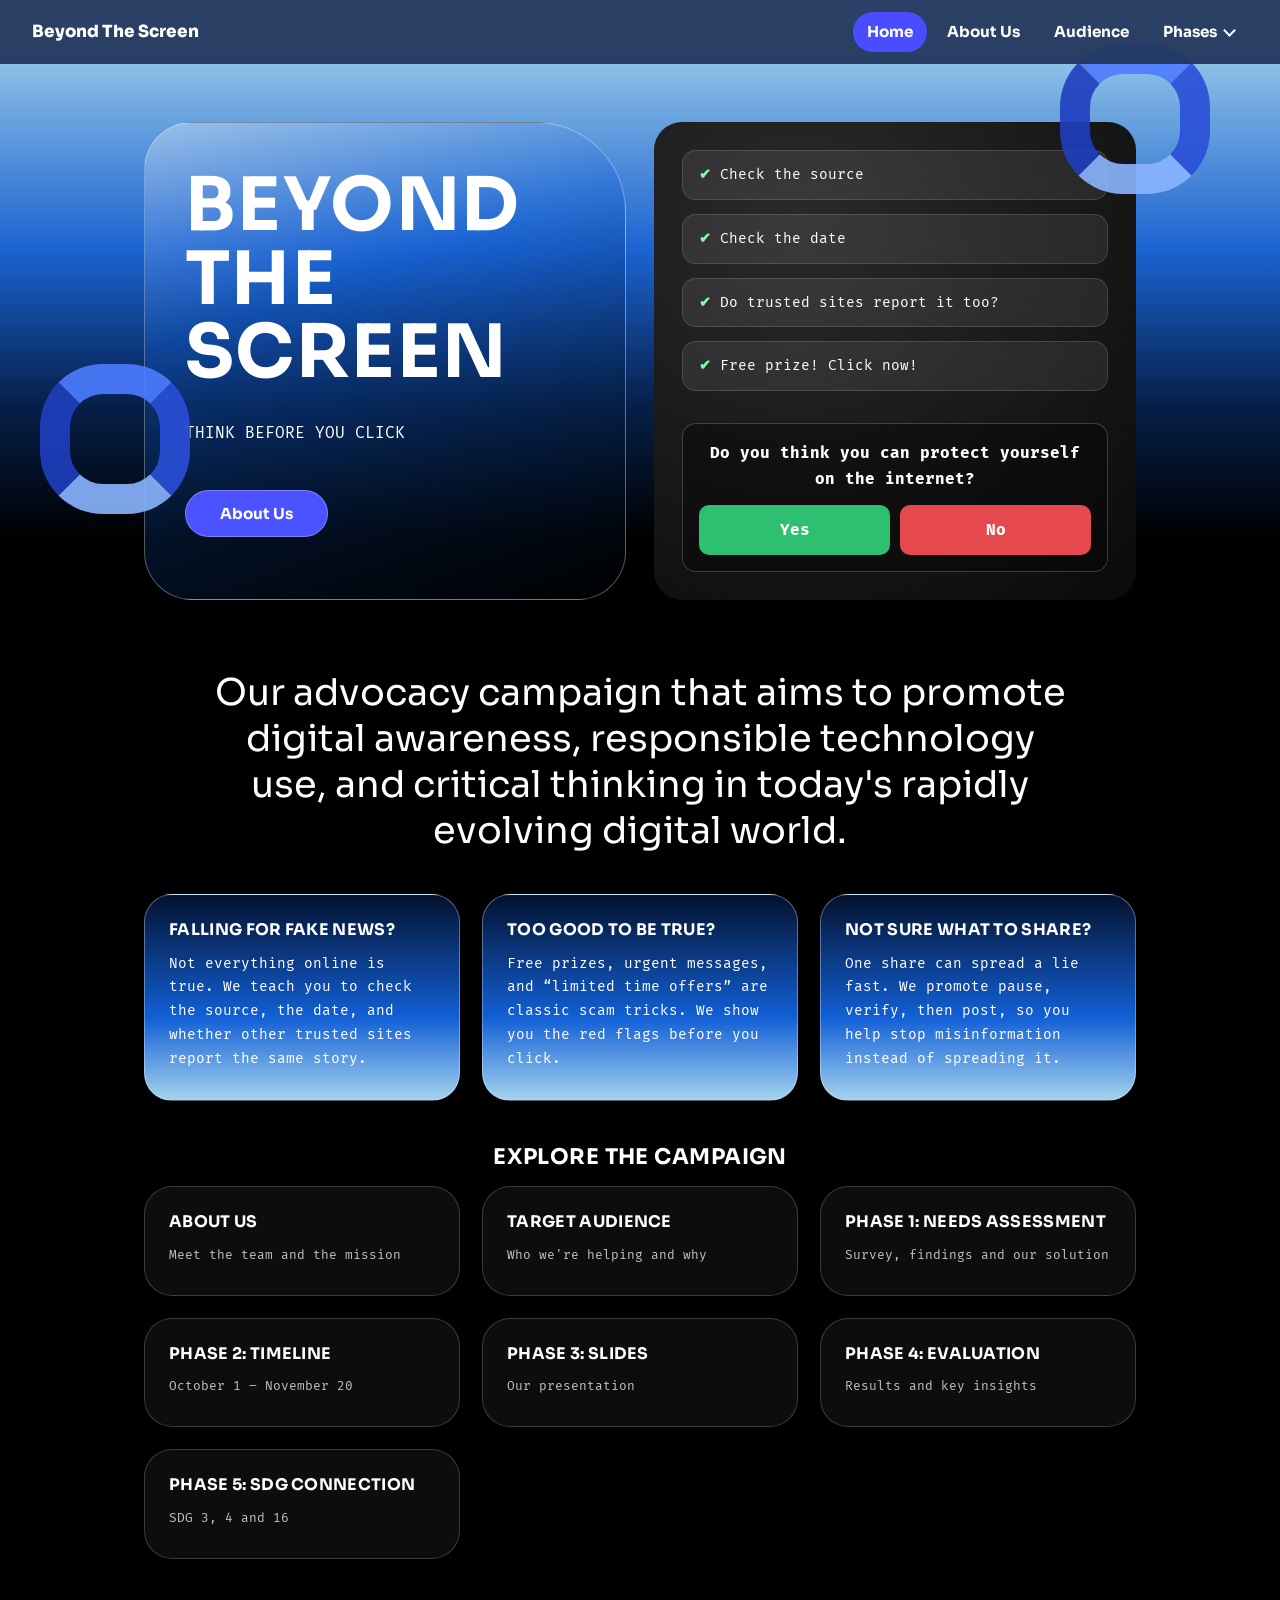
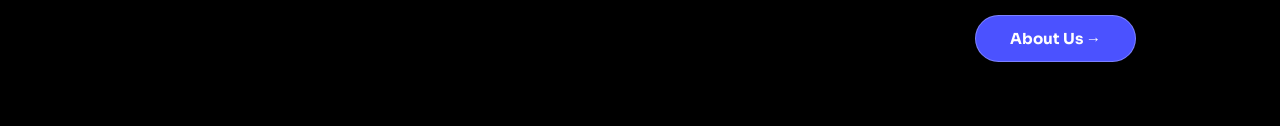
<file: index.html>
<!DOCTYPE html><html lang="en"><head><meta charset="utf-8"><meta name="viewport" content="width=device-width,initial-scale=1"><link rel="stylesheet" href="https://fonts.googleapis.com/css2?family=Fira+Mono&family=Sora:wght@400;700;800&display=swap"><link rel="stylesheet" href="style.css"><title>Beyond The Screen</title>
<style>
  /* Gate minigame (you can move this into style.css) */
  .gate{margin-top:18px;padding:16px;border-radius:14px;background:rgba(0,0,0,.35);border:1px solid rgba(255,255,255,.2);text-align:center;width:100%}
  .gate p{margin:0 0 12px;font-weight:700}
  .gate-btns{display:flex;gap:10px}
  .gate-btns button{flex:1;font:inherit;font-weight:700;color:#fff;border:0;border-radius:10px;padding:12px;cursor:pointer;transition:transform .1s}
  .gate-btns button:hover{transform:translateY(-1px)}
  .gate-btns button:focus-visible{outline:3px solid #fff;outline-offset:2px}
  .gate-btns .yes{background:#2fbf71}
  .gate-btns .no{background:#e5484d}
</style>
</head><body>
<div class="wrap">
<div class="ring" style="right:-50px;top:-20px"></div><div class="ring" style="left:-80px;top:300px"></div>
<section class="hero">
<div class="glass"><h1>Beyond The Screen</h1><p>THINK BEFORE YOU CLICK</p><a class="btn" href="about.html">About Us</a></div>
<div class="screen"><span><b>✔</b> Check the source</span><span><b>✔</b> Check the date</span><span><b>✔</b> Do trusted sites report it too?</span><span><b>✔</b> Free prize! Click now!</span>

<div class="gate" id="gate">
  <p id="gateText" aria-live="polite">Do you think you can protect yourself on the internet?</p>
  <div class="gate-btns">
    <button type="button" class="yes" id="gateYes">Yes</button>
    <button type="button" class="no" id="gateNo">No</button>
  </div>
</div>

</div>
</section>
<p class="lead">Our advocacy campaign that aims to promote digital awareness, responsible technology use, and critical thinking in today's rapidly evolving digital world.</p>
<section class="cards">
<div class="card"><h3>Falling for fake news?</h3><p>Not everything online is true. We teach you to check the source, the date, and whether other trusted sites report the same story.</p></div>
<div class="card"><h3>Too good to be true?</h3><p>Free prizes, urgent messages, and “limited time offers” are classic scam tricks. We show you the red flags before you click.</p></div>
<div class="card"><h3>Not sure what to share?</h3><p>One share can spread a lie fast. We promote pause, verify, then post, so you help stop misinformation instead of spreading it.</p></div>
</section>
<h2 class="center">Explore the campaign</h2>
<section class="cards explore">
<a class="card dark" href="about.html"><h3>About Us</h3><small>Meet the team and the mission</small></a>
<a class="card dark" href="audience.html"><h3>Target Audience</h3><small>Who we're helping and why</small></a>
<a class="card dark" href="phase1.html"><h3>Phase 1: Needs Assessment</h3><small>Survey, findings and our solution</small></a>
<a class="card dark" href="phase2.html"><h3>Phase 2: Timeline</h3><small>October 1 – November 20</small></a>
<a class="card dark" href="phase3.html"><h3>Phase 3: Slides</h3><small>Our presentation</small></a>
<a class="card dark" href="phase4.html"><h3>Phase 4: Evaluation</h3><small>Results and key insights</small></a>
<a class="card dark" href="phase5.html"><h3>Phase 5: SDG Connection</h3><small>SDG 3, 4 and 16</small></a>
</section><div class="pager"><span></span><a class="btn" href="about.html">About Us →</a></div></div>

<script>
  // Step 1: first question. Step 2: "Are you sure?". Step 3: go to the quiz.
  (function () {
    var step = 0;
    var text = document.getElementById("gateText");
    function next() {
      step++;
      if (step === 1) {
        text.textContent = "Are you sure?";
      } else {
        window.location.href = "quiz.html";
      }
    }
    document.getElementById("gateYes").addEventListener("click", next);
    document.getElementById("gateNo").addEventListener("click", next);
  })();
</script>
<script src="nav.js"></script></body></html>
</file>
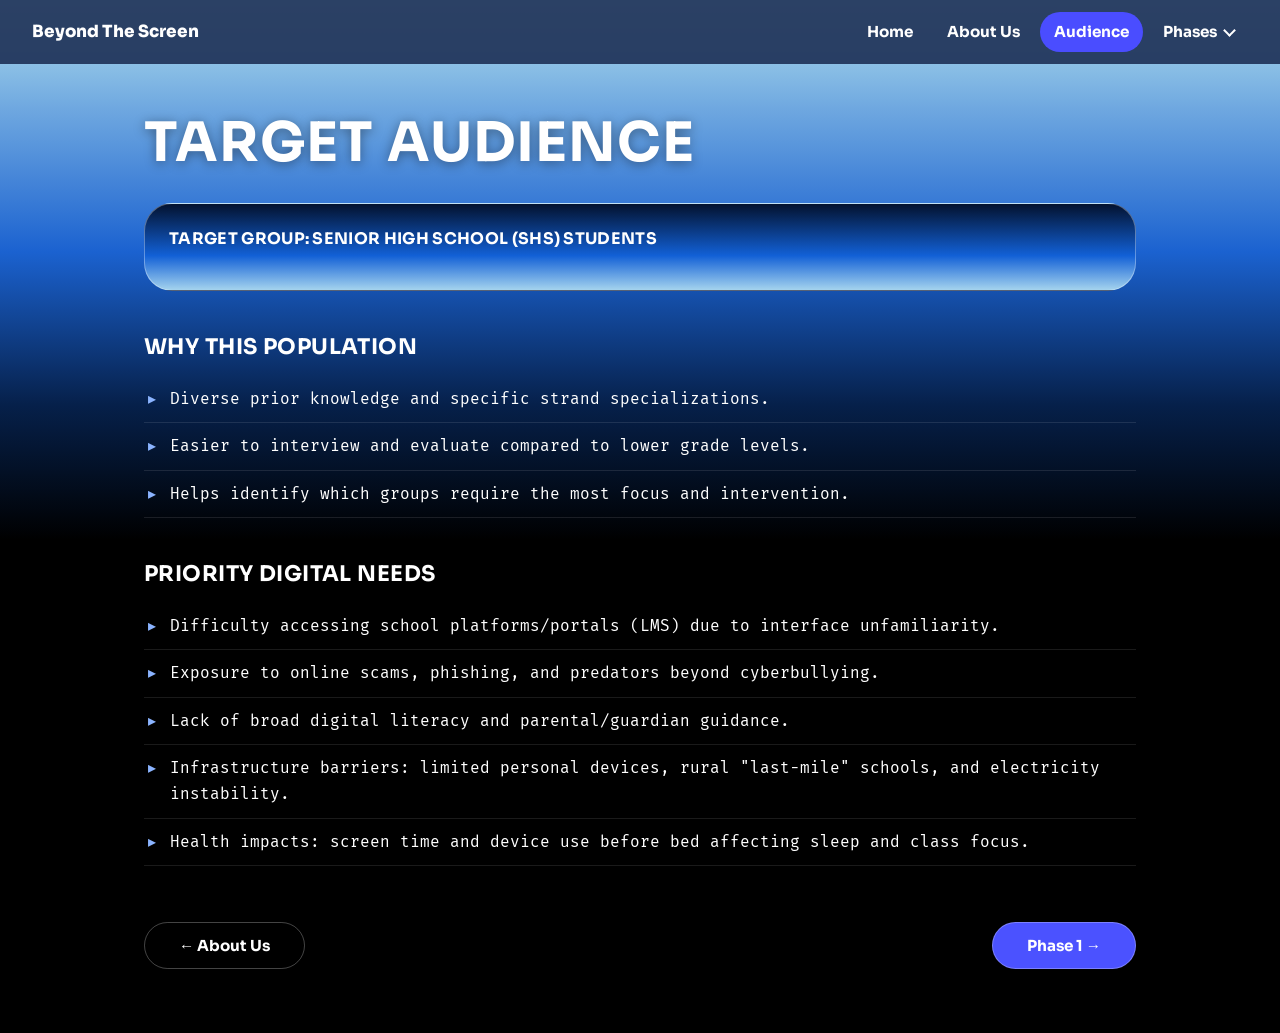
<file: audience.html>
<!DOCTYPE html><html lang="en"><head><meta charset="utf-8"><meta name="viewport" content="width=device-width,initial-scale=1"><link rel="stylesheet" href="https://fonts.googleapis.com/css2?family=Fira+Mono&family=Sora:wght@400;700;800&display=swap"><link rel="stylesheet" href="style.css"><title>Target Audience | Beyond The Screen</title></head><body>
<div class="wrap"><h1>Target Audience</h1>
<div class="card"><h3>Target group: Senior High School (SHS) students</h3></div>
<h2>Why this population</h2><ul class="l"><li>Diverse prior knowledge and specific strand specializations.</li><li>Easier to interview and evaluate compared to lower grade levels.</li><li>Helps identify which groups require the most focus and intervention.</li></ul>
<h2>Priority digital needs</h2><ul class="l">
<li>Difficulty accessing school platforms/portals (LMS) due to interface unfamiliarity.</li>
<li>Exposure to online scams, phishing, and predators beyond cyberbullying.</li>
<li>Lack of broad digital literacy and parental/guardian guidance.</li>
<li>Infrastructure barriers: limited personal devices, rural "last-mile" schools, and electricity instability.</li>
<li>Health impacts: screen time and device use before bed affecting sleep and class focus.</li></ul>
<div class="pager"><a class="btn ghost" href="about.html">← About Us</a><a class="btn" href="phase1.html">Phase 1 →</a></div></div><script src="nav.js"></script></body></html>
</file>
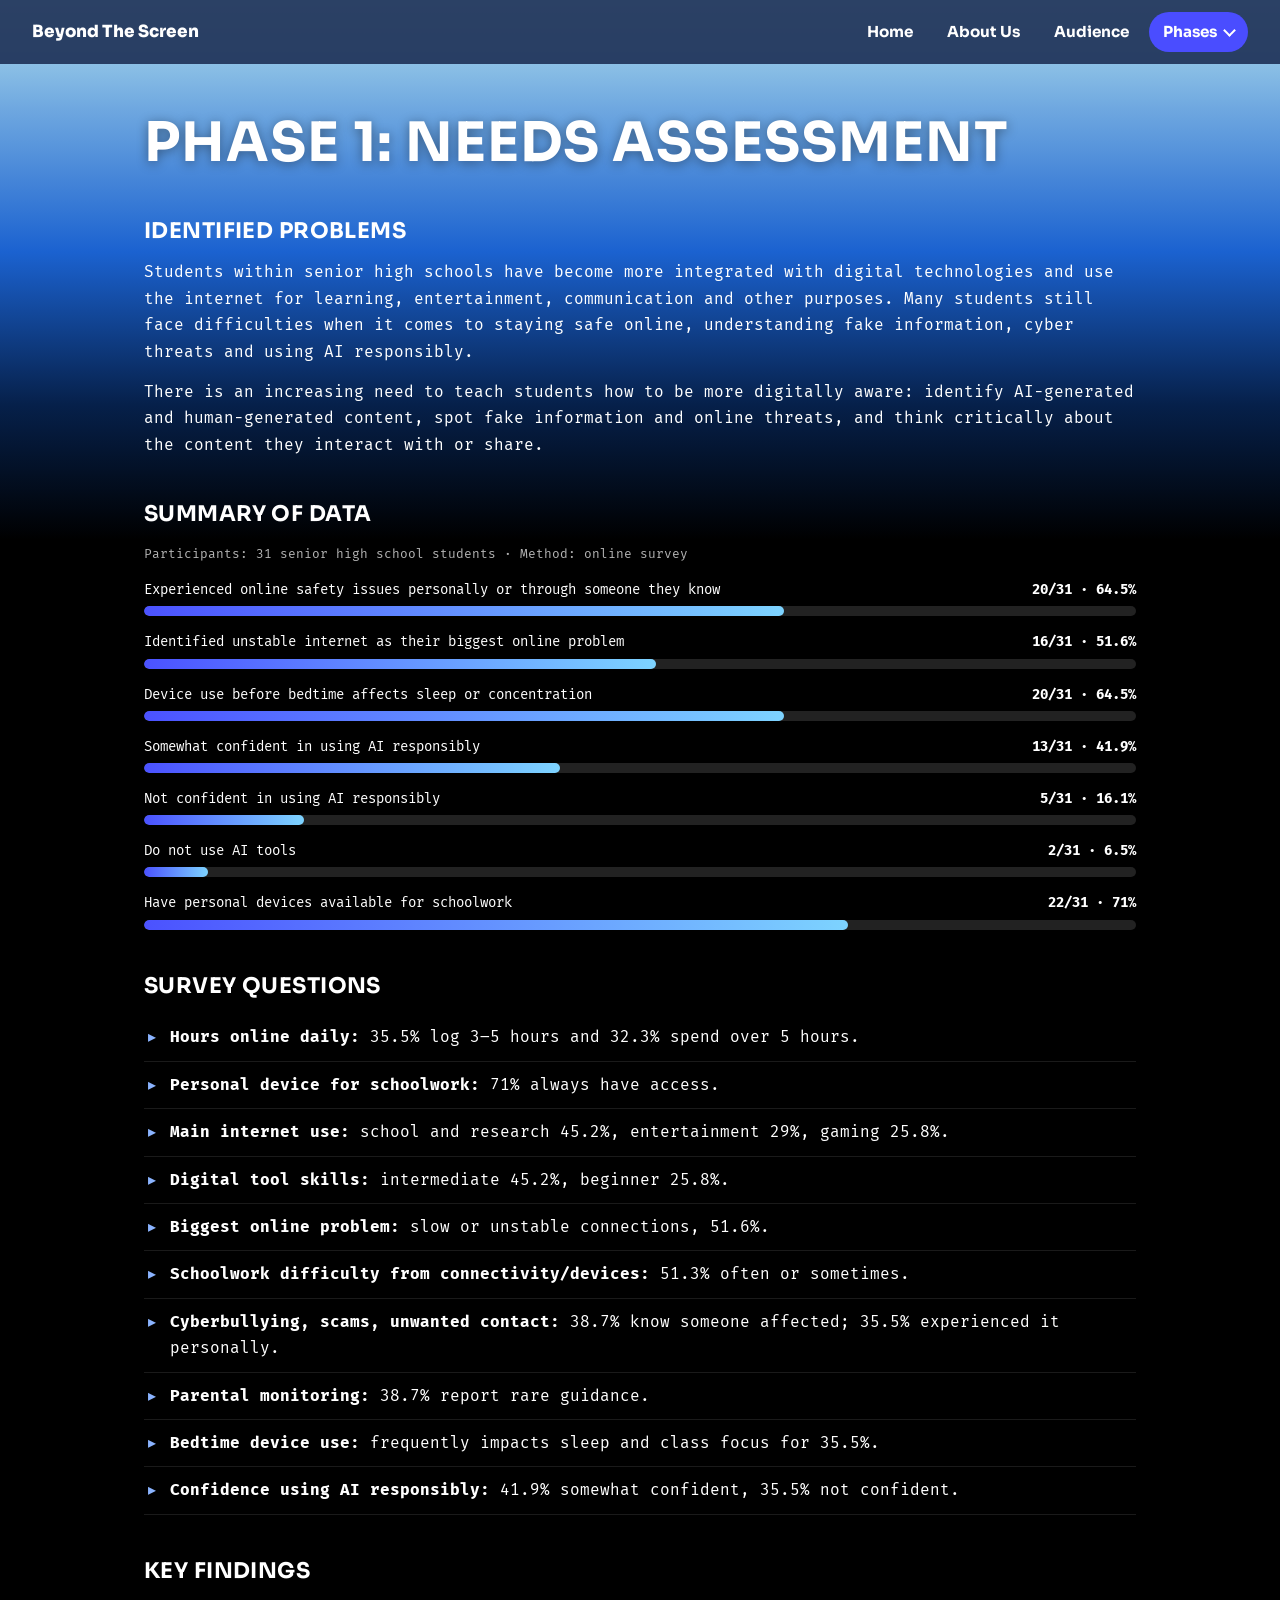
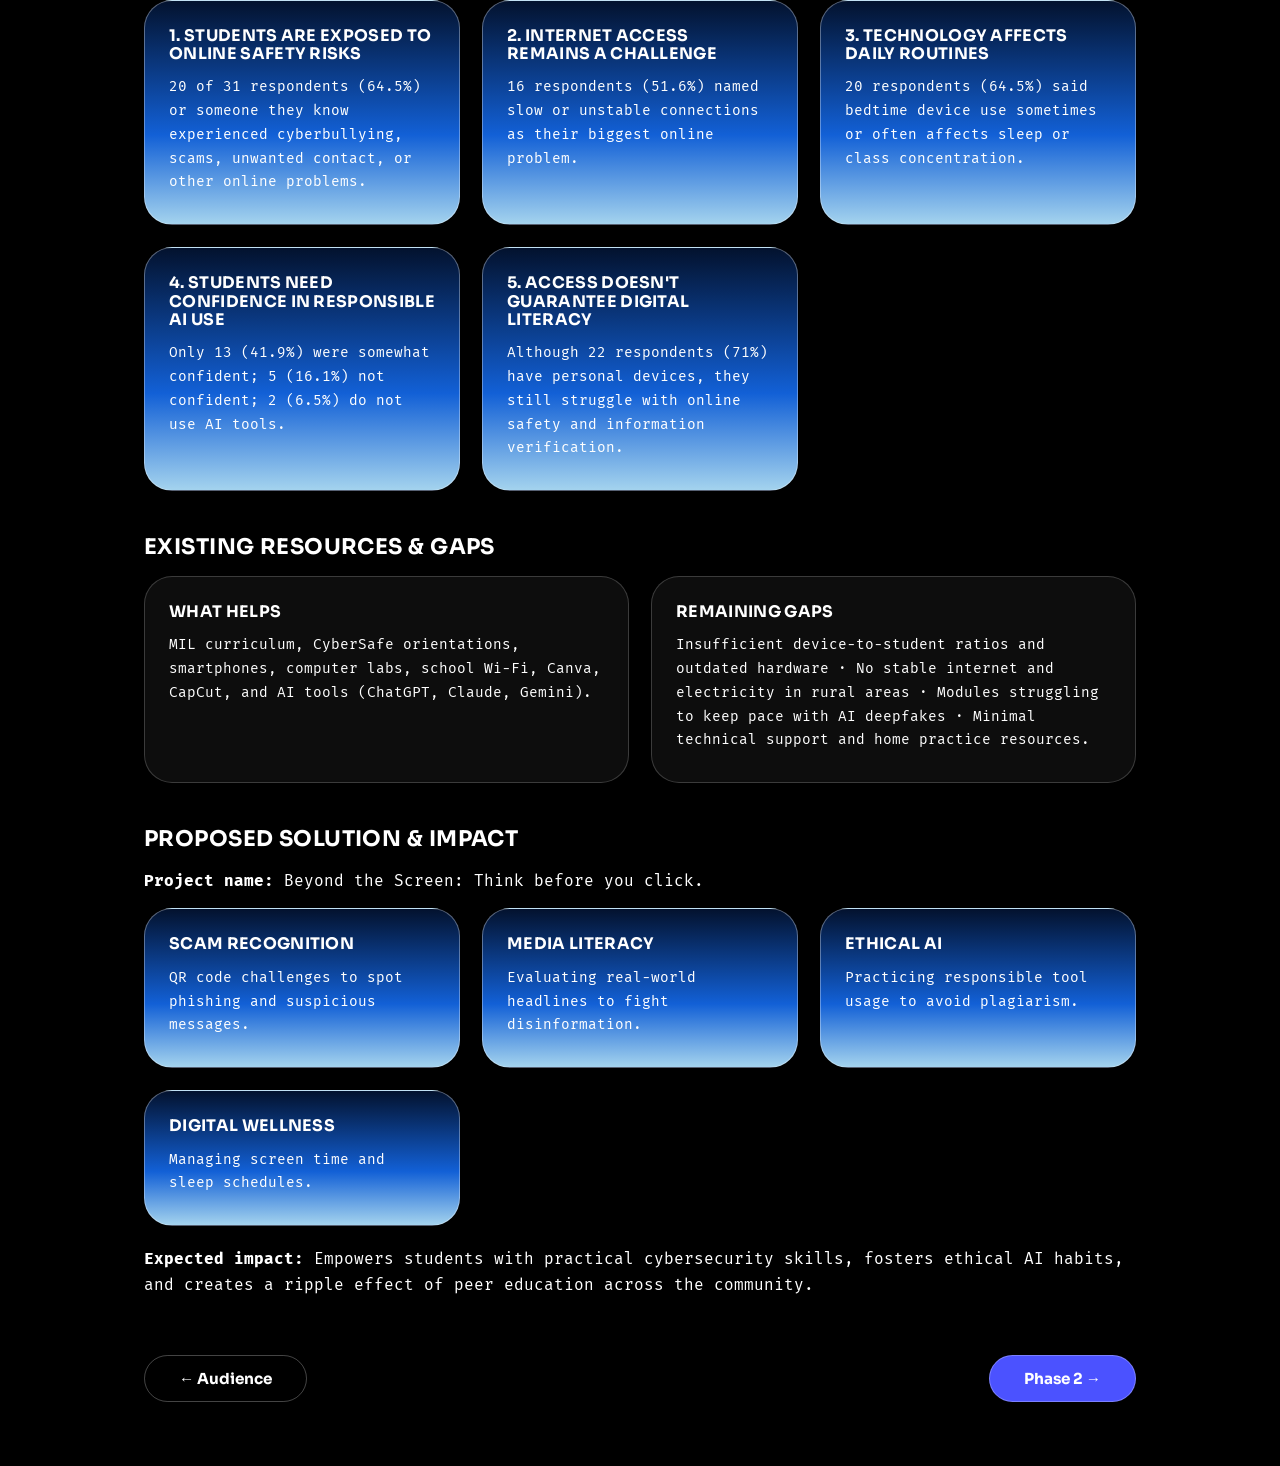
<file: phase1.html>
<!DOCTYPE html><html lang="en"><head><meta charset="utf-8"><meta name="viewport" content="width=device-width,initial-scale=1"><link rel="stylesheet" href="https://fonts.googleapis.com/css2?family=Fira+Mono&family=Sora:wght@400;700;800&display=swap"><link rel="stylesheet" href="style.css"><title>Phase 1 | Beyond The Screen</title></head><body>
<div class="wrap"><h1>Phase 1: Needs Assessment</h1>
<h2>Identified problems</h2>
<p>Students within senior high schools have become more integrated with digital technologies and use the internet for learning, entertainment, communication and other purposes. Many students still face difficulties when it comes to staying safe online, understanding fake information, cyber threats and using AI responsibly.</p>
<p>There is an increasing need to teach students how to be more digitally aware: identify AI-generated and human-generated content, spot fake information and online threats, and think critically about the content they interact with or share.</p>
<h2>Summary of data</h2><p class="note">Participants: 31 senior high school students · Method: online survey</p>
<div class="bar"><div><span>Experienced online safety issues personally or through someone they know</span><b>20/31 · 64.5%</b></div><i style="--p:64.5%"></i></div>
<div class="bar"><div><span>Identified unstable internet as their biggest online problem</span><b>16/31 · 51.6%</b></div><i style="--p:51.6%"></i></div>
<div class="bar"><div><span>Device use before bedtime affects sleep or concentration</span><b>20/31 · 64.5%</b></div><i style="--p:64.5%"></i></div>
<div class="bar"><div><span>Somewhat confident in using AI responsibly</span><b>13/31 · 41.9%</b></div><i style="--p:41.9%"></i></div>
<div class="bar"><div><span>Not confident in using AI responsibly</span><b>5/31 · 16.1%</b></div><i style="--p:16.1%"></i></div>
<div class="bar"><div><span>Do not use AI tools</span><b>2/31 · 6.5%</b></div><i style="--p:6.5%"></i></div>
<div class="bar"><div><span>Have personal devices available for schoolwork</span><b>22/31 · 71%</b></div><i style="--p:71%"></i></div>
<h2>Survey questions</h2><ul class="l">
<li><b>Hours online daily:</b> 35.5% log 3–5 hours and 32.3% spend over 5 hours.</li>
<li><b>Personal device for schoolwork:</b> 71% always have access.</li>
<li><b>Main internet use:</b> school and research 45.2%, entertainment 29%, gaming 25.8%.</li>
<li><b>Digital tool skills:</b> intermediate 45.2%, beginner 25.8%.</li>
<li><b>Biggest online problem:</b> slow or unstable connections, 51.6%.</li>
<li><b>Schoolwork difficulty from connectivity/devices:</b> 51.3% often or sometimes.</li>
<li><b>Cyberbullying, scams, unwanted contact:</b> 38.7% know someone affected; 35.5% experienced it personally.</li>
<li><b>Parental monitoring:</b> 38.7% report rare guidance.</li>
<li><b>Bedtime device use:</b> frequently impacts sleep and class focus for 35.5%.</li>
<li><b>Confidence using AI responsibly:</b> 41.9% somewhat confident, 35.5% not confident.</li></ul>
<h2>Key findings</h2><div class="cards">
<div class="card"><h3>1. Students are exposed to online safety risks</h3><p>20 of 31 respondents (64.5%) or someone they know experienced cyberbullying, scams, unwanted contact, or other online problems.</p></div>
<div class="card"><h3>2. Internet access remains a challenge</h3><p>16 respondents (51.6%) named slow or unstable connections as their biggest online problem.</p></div>
<div class="card"><h3>3. Technology affects daily routines</h3><p>20 respondents (64.5%) said bedtime device use sometimes or often affects sleep or class concentration.</p></div>
<div class="card"><h3>4. Students need confidence in responsible AI use</h3><p>Only 13 (41.9%) were somewhat confident; 5 (16.1%) not confident; 2 (6.5%) do not use AI tools.</p></div>
<div class="card"><h3>5. Access doesn't guarantee digital literacy</h3><p>Although 22 respondents (71%) have personal devices, they still struggle with online safety and information verification.</p></div></div>
<h2>Existing resources & gaps</h2><div class="cards">
<div class="card dark"><h3>What helps</h3><p>MIL curriculum, CyberSafe orientations, smartphones, computer labs, school Wi-Fi, Canva, CapCut, and AI tools (ChatGPT, Claude, Gemini).</p></div>
<div class="card dark"><h3>Remaining gaps</h3><p>Insufficient device-to-student ratios and outdated hardware · No stable internet and electricity in rural areas · Modules struggling to keep pace with AI deepfakes · Minimal technical support and home practice resources.</p></div></div>
<h2>Proposed solution & impact</h2><p><b>Project name:</b> Beyond the Screen: Think before you click.</p>
<div class="cards">
<div class="card"><h3>Scam Recognition</h3><p>QR code challenges to spot phishing and suspicious messages.</p></div>
<div class="card"><h3>Media Literacy</h3><p>Evaluating real-world headlines to fight disinformation.</p></div>
<div class="card"><h3>Ethical AI</h3><p>Practicing responsible tool usage to avoid plagiarism.</p></div>
<div class="card"><h3>Digital Wellness</h3><p>Managing screen time and sleep schedules.</p></div></div>
<p style="margin-top:20px"><b>Expected impact:</b> Empowers students with practical cybersecurity skills, fosters ethical AI habits, and creates a ripple effect of peer education across the community.</p>
<div class="pager"><a class="btn ghost" href="audience.html">← Audience</a><a class="btn" href="phase2.html">Phase 2 →</a></div></div><script src="nav.js"></script></body></html>
</file>
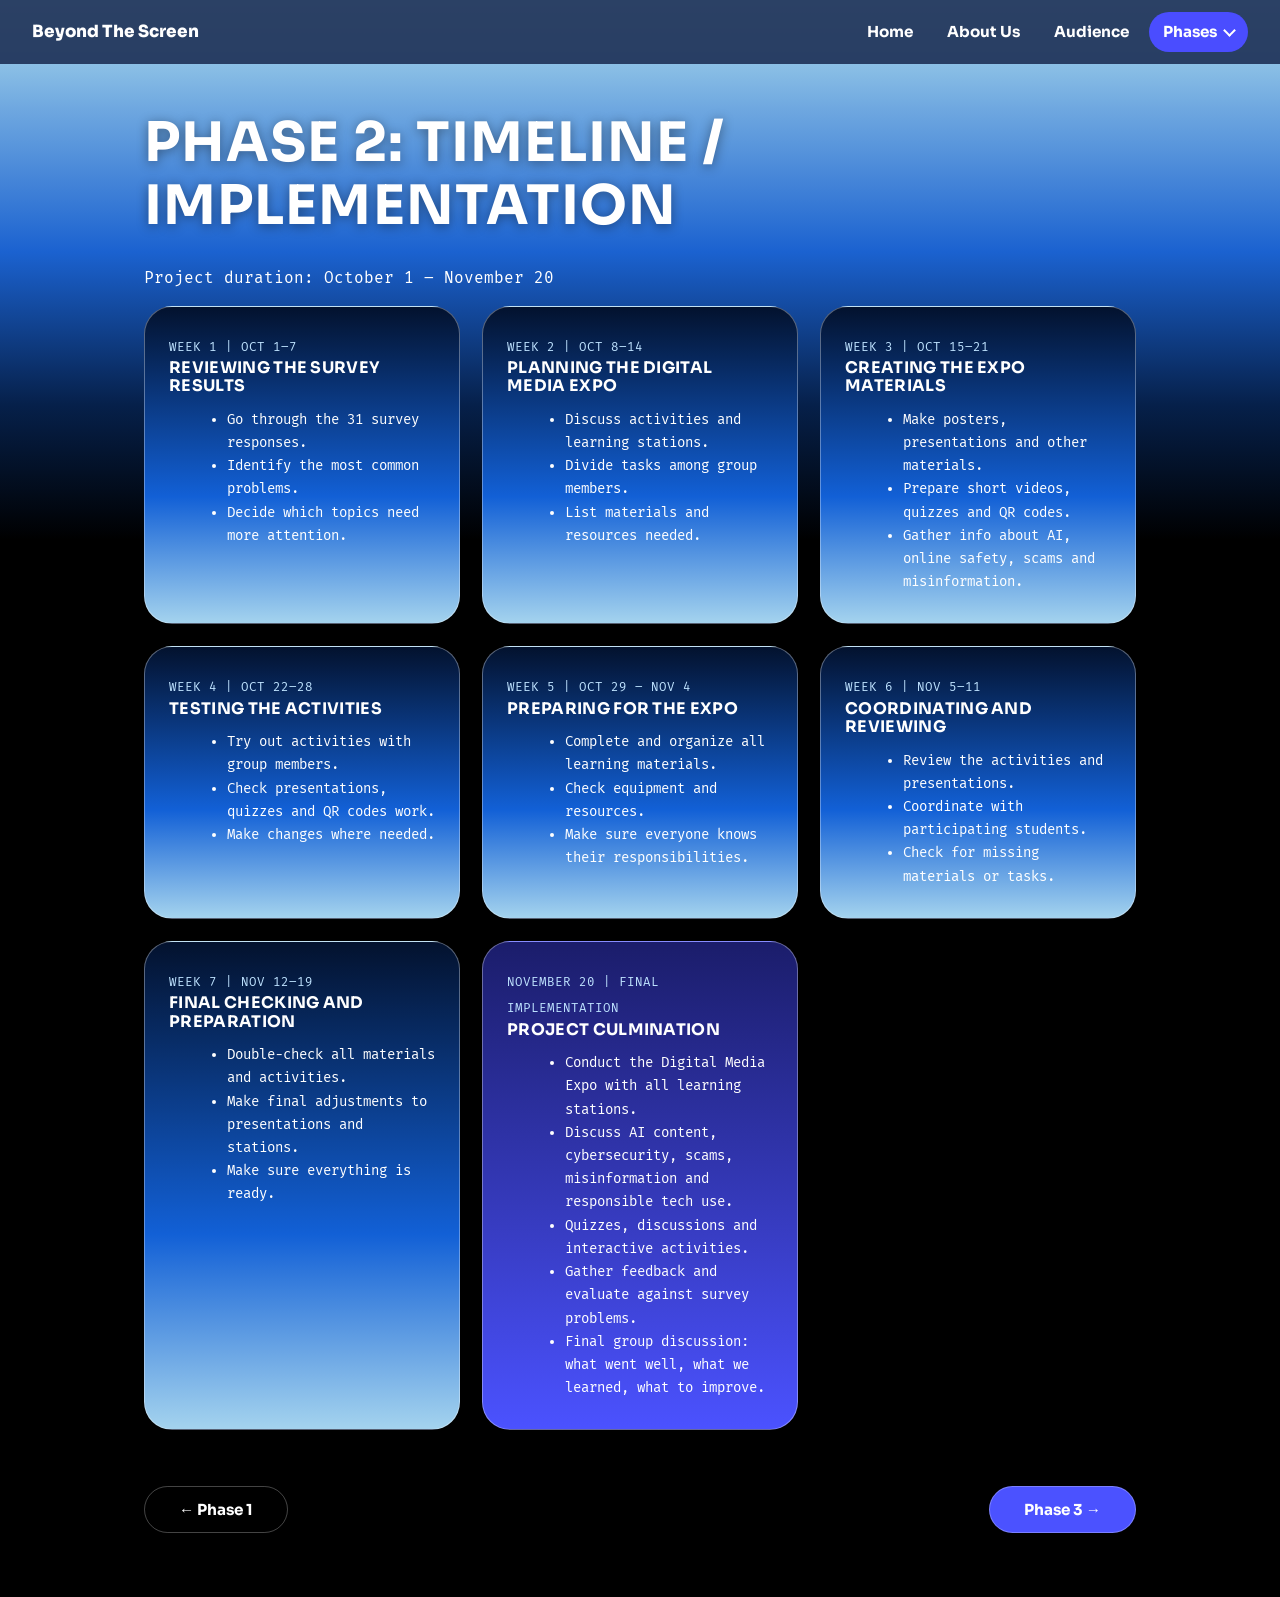
<file: phase2.html>
<!DOCTYPE html><html lang="en"><head><meta charset="utf-8"><meta name="viewport" content="width=device-width,initial-scale=1"><link rel="stylesheet" href="https://fonts.googleapis.com/css2?family=Fira+Mono&family=Sora:wght@400;700;800&display=swap"><link rel="stylesheet" href="style.css"><title>Phase 2 | Beyond The Screen</title></head><body>
<div class="wrap"><h1>Phase 2: Timeline / Implementation</h1><p>Project duration: October 1 – November 20</p>
<div class="tl">
<div class="card"><small>WEEK 1 | OCT 1–7</small><h3>Reviewing the survey results</h3><ul><li>Go through the 31 survey responses.</li><li>Identify the most common problems.</li><li>Decide which topics need more attention.</li></ul></div>
<div class="card"><small>WEEK 2 | OCT 8–14</small><h3>Planning the Digital Media Expo</h3><ul><li>Discuss activities and learning stations.</li><li>Divide tasks among group members.</li><li>List materials and resources needed.</li></ul></div>
<div class="card"><small>WEEK 3 | OCT 15–21</small><h3>Creating the expo materials</h3><ul><li>Make posters, presentations and other materials.</li><li>Prepare short videos, quizzes and QR codes.</li><li>Gather info about AI, online safety, scams and misinformation.</li></ul></div>
<div class="card"><small>WEEK 4 | OCT 22–28</small><h3>Testing the activities</h3><ul><li>Try out activities with group members.</li><li>Check presentations, quizzes and QR codes work.</li><li>Make changes where needed.</li></ul></div>
<div class="card"><small>WEEK 5 | OCT 29 – NOV 4</small><h3>Preparing for the expo</h3><ul><li>Complete and organize all learning materials.</li><li>Check equipment and resources.</li><li>Make sure everyone knows their responsibilities.</li></ul></div>
<div class="card"><small>WEEK 6 | NOV 5–11</small><h3>Coordinating and reviewing</h3><ul><li>Review the activities and presentations.</li><li>Coordinate with participating students.</li><li>Check for missing materials or tasks.</li></ul></div>
<div class="card"><small>WEEK 7 | NOV 12–19</small><h3>Final checking and preparation</h3><ul><li>Double-check all materials and activities.</li><li>Make final adjustments to presentations and stations.</li><li>Make sure everything is ready.</li></ul></div>
<div class="card" style="background:linear-gradient(180deg,#1b1d6b,#4b52ff)"><small>NOVEMBER 20 | FINAL IMPLEMENTATION</small><h3>Project culmination</h3><ul><li>Conduct the Digital Media Expo with all learning stations.</li><li>Discuss AI content, cybersecurity, scams, misinformation and responsible tech use.</li><li>Quizzes, discussions and interactive activities.</li><li>Gather feedback and evaluate against survey problems.</li><li>Final group discussion: what went well, what we learned, what to improve.</li></ul></div></div>
<div class="pager"><a class="btn ghost" href="phase1.html">← Phase 1</a><a class="btn" href="phase3.html">Phase 3 →</a></div></div><script src="nav.js"></script></body></html>
</file>
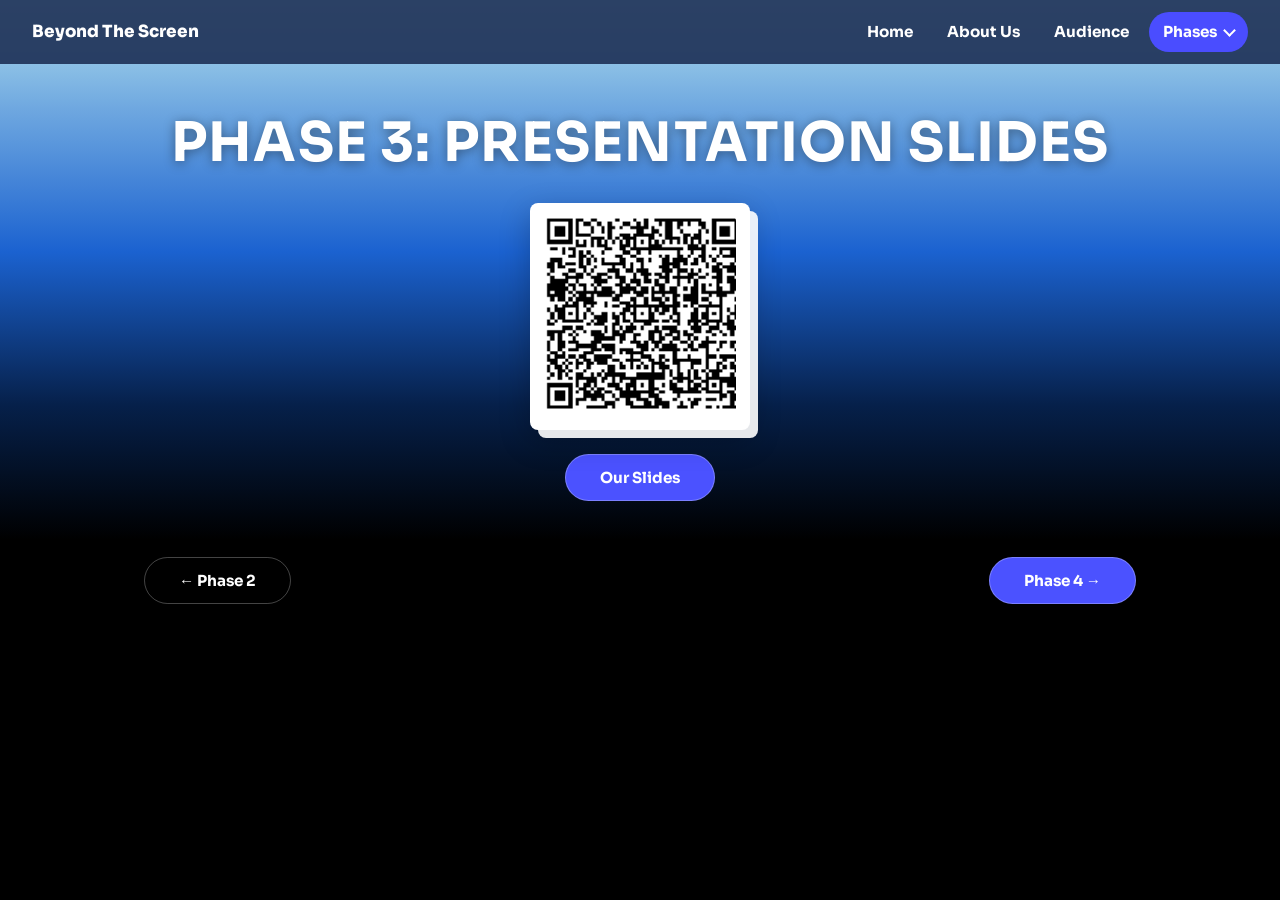
<file: phase3.html>
<!DOCTYPE html><html lang="en"><head><meta charset="utf-8"><meta name="viewport" content="width=device-width,initial-scale=1"><link rel="stylesheet" href="https://fonts.googleapis.com/css2?family=Fira+Mono&family=Sora:wght@400;700;800&display=swap"><link rel="stylesheet" href="style.css"><title>Phase 3 | Beyond The Screen</title></head><body>
<div class="wrap center"><h1>Phase 3: Presentation Slides</h1>
<div class="qr">
  <img src="EVALQR.png" alt="QR Code to slides">
</div>
<a class="btn" href="https://canva.link/hq5cmcwwh1pne5p" target="_blank" rel="noopener">Our Slides</a>
<p class="note" style="margin-top:18px"></p>
<div class="pager"><a class="btn ghost" href="phase2.html">← Phase 2</a><a class="btn" href="phase4.html">Phase 4 →</a></div></div><script src="nav.js"></script></body></html>
</file>
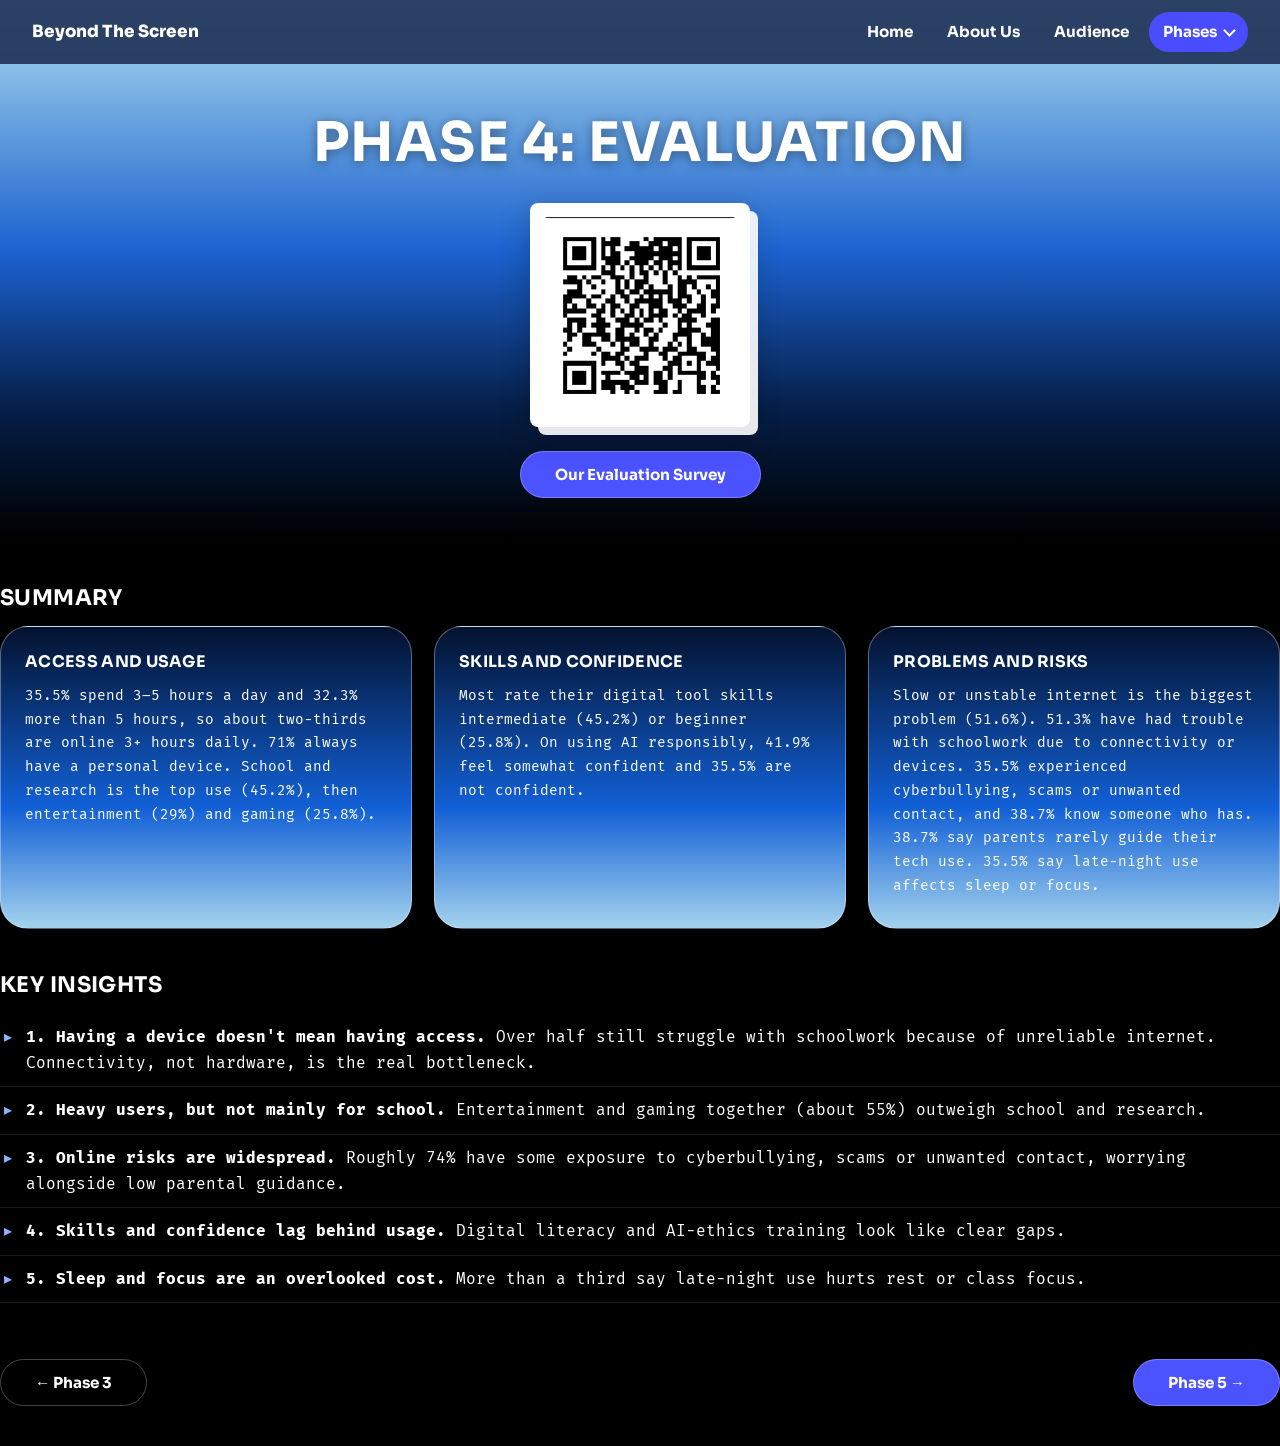
<file: phase4.html>
<!DOCTYPE html><html lang="en"><head><meta charset="utf-8"><meta name="viewport" content="width=device-width,initial-scale=1"><link rel="stylesheet" href="https://fonts.googleapis.com/css2?family=Fira+Mono&family=Sora:wght@400;700;800&display=swap"><link rel="stylesheet" href="style.css"><title>Phase 4 | Beyond The Screen</title></head><body>
<div class="wrap center"><h1>Phase 4: Evaluation</h1>
<div class="qr">
  <img src="SLIDESQR.png" alt="QR Code to slides">
</div>
<a class="btn" href="https://docs.google.com/forms/d/1szB339hYNBnx2JDixsGLPxiuzmIzCcwmYzNA2dMelAE/edit" target="_blank" rel="noopener">Our Evaluation Survey</a>
<p class="note" style="margin-top:20px"></p>
</div>
<h2>Summary</h2><div class="cards">
<div class="card"><h3>Access and usage</h3><p>35.5% spend 3–5 hours a day and 32.3% more than 5 hours, so about two-thirds are online 3+ hours daily. 71% always have a personal device. School and research is the top use (45.2%), then entertainment (29%) and gaming (25.8%).</p></div>
<div class="card"><h3>Skills and confidence</h3><p>Most rate their digital tool skills intermediate (45.2%) or beginner (25.8%). On using AI responsibly, 41.9% feel somewhat confident and 35.5% are not confident.</p></div>
<div class="card"><h3>Problems and risks</h3><p>Slow or unstable internet is the biggest problem (51.6%). 51.3% have had trouble with schoolwork due to connectivity or devices. 35.5% experienced cyberbullying, scams or unwanted contact, and 38.7% know someone who has. 38.7% say parents rarely guide their tech use. 35.5% say late-night use affects sleep or focus.</p></div></div>
<h2>Key insights</h2><ul class="l">
<li><b>1. Having a device doesn't mean having access.</b> Over half still struggle with schoolwork because of unreliable internet. Connectivity, not hardware, is the real bottleneck.</li>
<li><b>2. Heavy users, but not mainly for school.</b> Entertainment and gaming together (about 55%) outweigh school and research.</li>
<li><b>3. Online risks are widespread.</b> Roughly 74% have some exposure to cyberbullying, scams or unwanted contact, worrying alongside low parental guidance.</li>
<li><b>4. Skills and confidence lag behind usage.</b> Digital literacy and AI-ethics training look like clear gaps.</li>
<li><b>5. Sleep and focus are an overlooked cost.</b> More than a third say late-night use hurts rest or class focus.</li></ul>
<div class="pager"><a class="btn ghost" href="phase3.html">← Phase 3</a><a class="btn" href="phase5.html">Phase 5 →</a></div></div><script src="nav.js"></script></body></html>
</file>
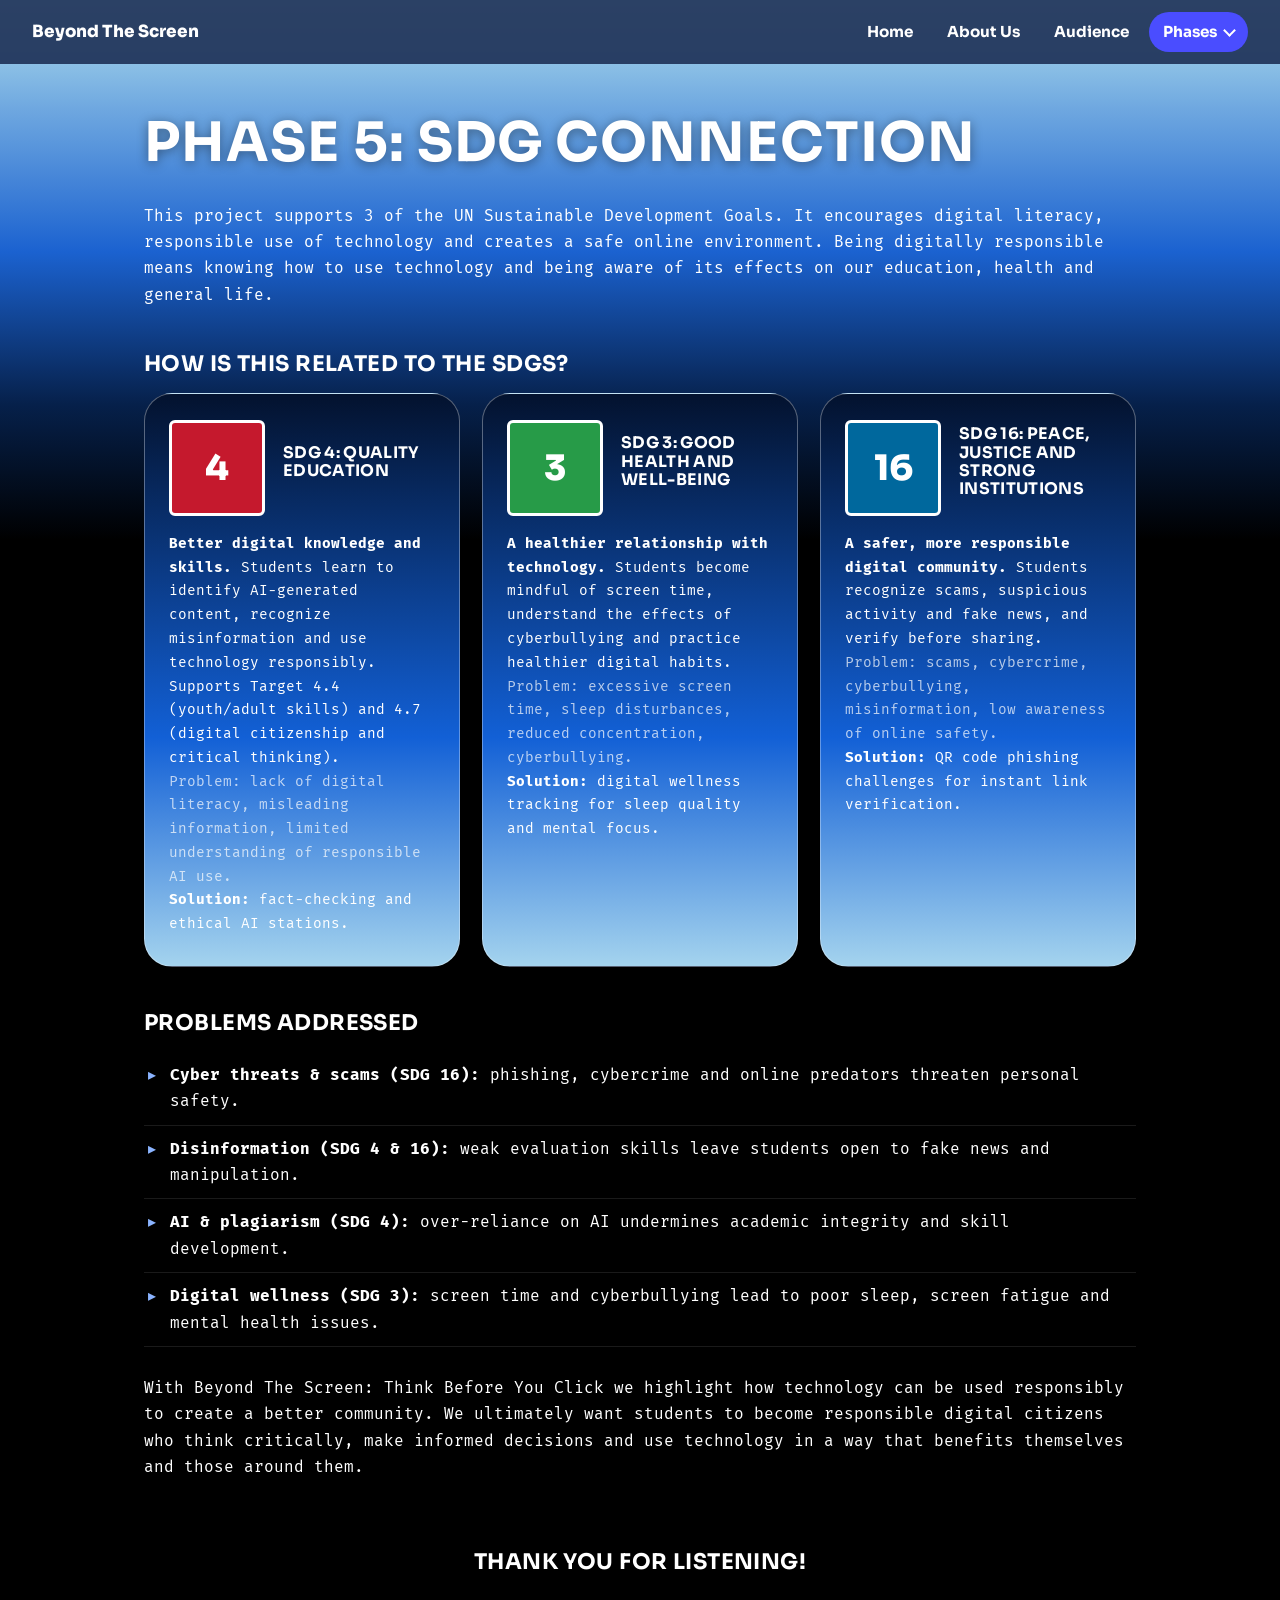
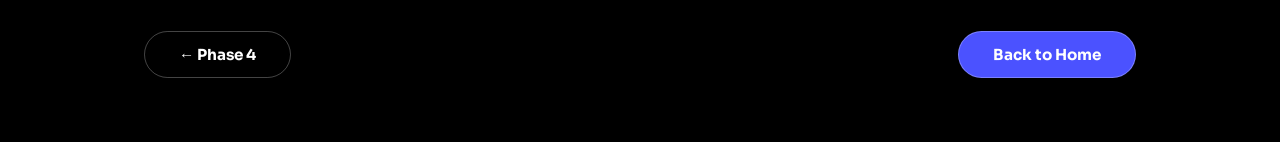
<file: phase5.html>
<!DOCTYPE html><html lang="en"><head><meta charset="utf-8"><meta name="viewport" content="width=device-width,initial-scale=1"><link rel="stylesheet" href="https://fonts.googleapis.com/css2?family=Fira+Mono&family=Sora:wght@400;700;800&display=swap"><link rel="stylesheet" href="style.css"><title>Phase 5 | Beyond The Screen</title></head><body>
<div class="wrap"><h1>Phase 5: SDG Connection</h1>
<p>This project supports 3 of the UN Sustainable Development Goals. It encourages digital literacy, responsible use of technology and creates a safe online environment. Being digitally responsible means knowing how to use technology and being aware of its effects on our education, health and general life.</p>
<h2>How is this related to the SDGs?</h2><div class="cards">
<div class="card"><div class="sdg"><div class="tile" style="background:#c5192d">4</div><h3>SDG 4: Quality Education</h3></div><p style="margin-top:16px"><b>Better digital knowledge and skills.</b> Students learn to identify AI-generated content, recognize misinformation and use technology responsibly. Supports Target 4.4 (youth/adult skills) and 4.7 (digital citizenship and critical thinking).</p><p class="note">Problem: lack of digital literacy, misleading information, limited understanding of responsible AI use.</p><p><b>Solution:</b> fact-checking and ethical AI stations.</p></div>
<div class="card"><div class="sdg"><div class="tile" style="background:#279b48">3</div><h3>SDG 3: Good Health and Well-being</h3></div><p style="margin-top:16px"><b>A healthier relationship with technology.</b> Students become mindful of screen time, understand the effects of cyberbullying and practice healthier digital habits.</p><p class="note">Problem: excessive screen time, sleep disturbances, reduced concentration, cyberbullying.</p><p><b>Solution:</b> digital wellness tracking for sleep quality and mental focus.</p></div>
<div class="card"><div class="sdg"><div class="tile" style="background:#00689d">16</div><h3>SDG 16: Peace, Justice and Strong Institutions</h3></div><p style="margin-top:16px"><b>A safer, more responsible digital community.</b> Students recognize scams, suspicious activity and fake news, and verify before sharing.</p><p class="note">Problem: scams, cybercrime, cyberbullying, misinformation, low awareness of online safety.</p><p><b>Solution:</b> QR code phishing challenges for instant link verification.</p></div></div>
<h2>Problems addressed</h2><ul class="l"><li><b>Cyber threats & scams (SDG 16):</b> phishing, cybercrime and online predators threaten personal safety.</li><li><b>Disinformation (SDG 4 & 16):</b> weak evaluation skills leave students open to fake news and manipulation.</li><li><b>AI & plagiarism (SDG 4):</b> over-reliance on AI undermines academic integrity and skill development.</li><li><b>Digital wellness (SDG 3):</b> screen time and cyberbullying lead to poor sleep, screen fatigue and mental health issues.</li></ul>
<p style="margin-top:28px">With Beyond The Screen: Think Before You Click we highlight how technology can be used responsibly to create a better community. We ultimately want students to become responsible digital citizens who think critically, make informed decisions and use technology in a way that benefits themselves and those around them.</p>
<h2 class="center" style="margin-top:70px">Thank you for listening!</h2>
<div class="pager"><a class="btn ghost" href="phase4.html">← Phase 4</a><a class="btn" href="index.html">Back to Home</a></div></div><script src="nav.js"></script></body></html>
</file>
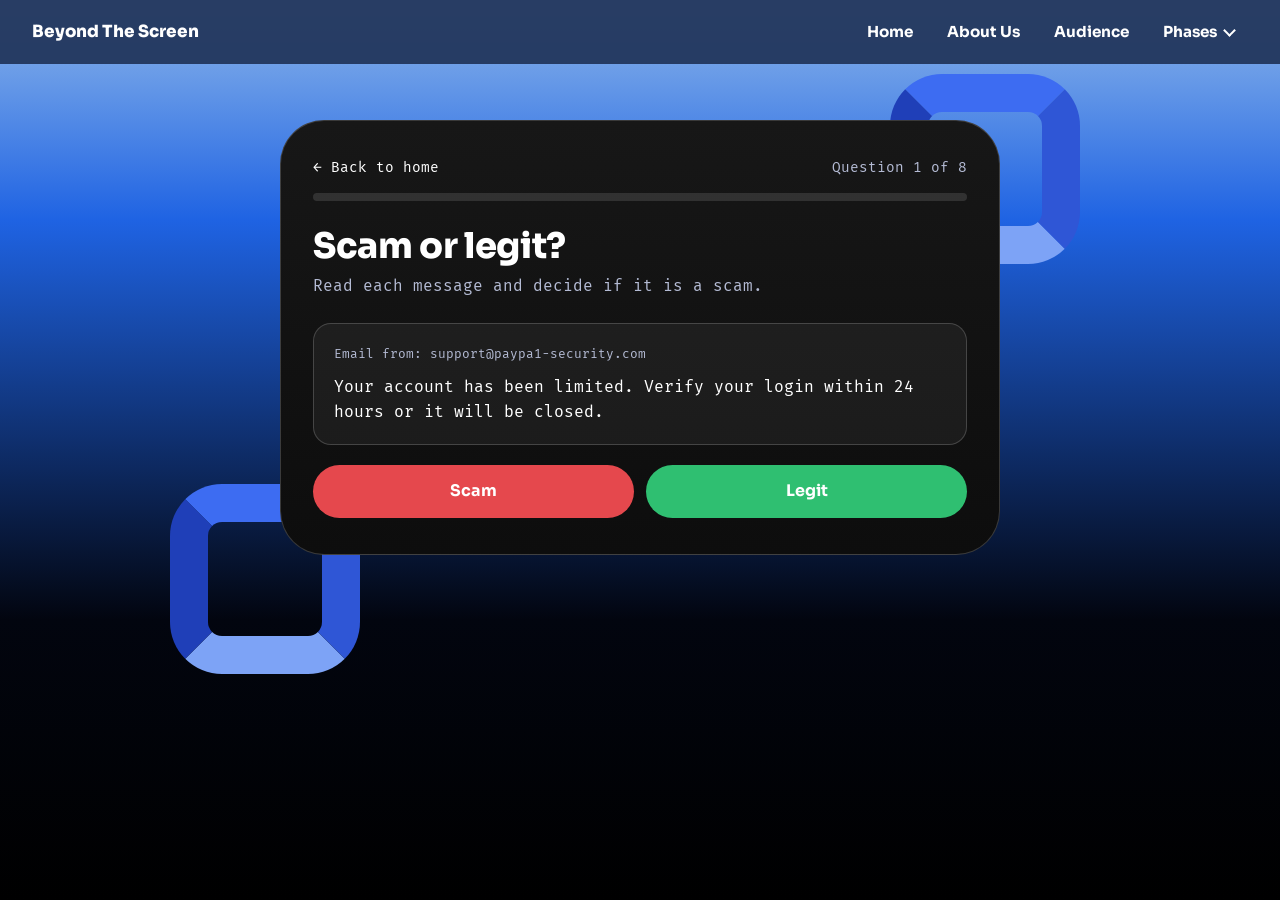
<file: quiz.html>
<!DOCTYPE html>
<html lang="en">
<head>
<meta charset="utf-8">
<meta name="viewport" content="width=device-width,initial-scale=1">
<link rel="stylesheet" href="https://fonts.googleapis.com/css2?family=Fira+Mono&family=Sora:wght@400;700;800&display=swap">
<title>Spot the Scam | Beyond The Screen</title>
<style>
  :root{
    --blue:#1f5fe0; --indigo:#4a4dff; --panel:#111; --row:rgba(255,255,255,.05);
    --line:rgba(255,255,255,.18); --text:#fff; --muted:#b4bbd4;
    --good:#2fbf71; --bad:#e5484d;
  }
  *{box-sizing:border-box}
  html{background:#000}
  body{
    margin:0;min-height:100vh;color:var(--text);font-family:'Sora',system-ui,sans-serif;line-height:1.55;
    background:linear-gradient(180deg,#8fb8ea 0,#1f63e3 220px,#02050f 620px,#000 100%) no-repeat;
    background-color:#000;overflow-x:hidden;
  }


  /* Decorative rings, same as the homepage */
  .ring{position:absolute;width:190px;height:190px;border-radius:52px;border:38px solid;
        border-color:#3d6cf2 #2f56d6 #7da3f6 #1f3fb8;pointer-events:none;z-index:0}

  main{position:relative;max-width:760px;margin:0 auto;padding:56px 20px 80px}
  .panel{position:relative;z-index:1;background:linear-gradient(180deg,#171717,#0d0d0d);border:1px solid var(--line);border-radius:44px;padding:36px 32px}

  .top{display:flex;justify-content:space-between;align-items:center;margin-bottom:14px;font-family:'Fira Mono',monospace;font-size:.9rem;color:var(--muted)}
  .top a{color:#fff;text-decoration:none}
  .top a:hover{text-decoration:underline}
  .progress{height:8px;background:rgba(255,255,255,.12);border-radius:99px;overflow:hidden;margin-bottom:26px}
  .progress i{display:block;height:100%;width:0;background:var(--indigo);border-radius:99px;transition:width .3s}

  h1{font-size:2.2rem;font-weight:800;line-height:1.1;margin:0 0 8px;letter-spacing:-.01em}
  .sub{font-family:'Fira Mono',monospace;color:var(--muted);margin:0 0 24px}

  .msg{background:var(--row);border:1px solid var(--line);border-radius:18px;padding:20px;margin-bottom:20px;font-family:'Fira Mono',monospace}
  .msg .from{font-size:.8rem;color:var(--muted);margin-bottom:10px;word-break:break-all}
  .msg .body{font-size:1.02rem}

  .choices{display:grid;grid-template-columns:1fr 1fr;gap:12px}
  button,.pill{font:inherit;font-family:'Sora',sans-serif;font-weight:700;border:0;border-radius:999px;padding:14px 20px;cursor:pointer;color:#fff;text-align:center;text-decoration:none;display:inline-block;transition:transform .1s,filter .2s}
  button:hover,.pill:hover{transform:translateY(-1px);filter:brightness(1.1)}
  button:focus-visible,.pill:focus-visible{outline:3px solid #fff;outline-offset:2px}
  .scam{background:var(--bad)}
  .legit{background:var(--good)}
  .next{background:var(--indigo);width:100%;margin-top:16px}
  .ghost{background:rgba(255,255,255,.12)}
  .choices.locked button{opacity:.4;pointer-events:none}

  .feedback{margin-top:16px;border:1px solid var(--line);border-left-width:5px;background:var(--row);padding:14px 18px;border-radius:14px;font-family:'Fira Mono',monospace;font-size:.95rem}
  .feedback.right{border-left-color:var(--good)}
  .feedback.wrong{border-left-color:var(--bad)}
  .feedback strong{display:block;margin-bottom:4px;font-family:'Sora',sans-serif}
  .tag{display:inline-block;font-size:.78rem;background:rgba(255,255,255,.14);padding:2px 10px;border-radius:999px;margin-top:10px}
  .hidden{display:none}

  /* Result and prize */
  .result{text-align:center}
  .score{font-size:3.2rem;font-weight:800;margin:4px 0}
  .prize{margin:22px 0;padding:22px 18px;border-radius:22px;border:2px dashed #ffd24a;background:rgba(255,210,74,.08)}
  .prize h2{margin:0 0 6px;font-size:1.5rem;color:#ffd24a}
  .prize p{margin:0;font-family:'Fira Mono',monospace}
  .tips{text-align:left;font-family:'Fira Mono',monospace;color:var(--muted);padding-left:20px;margin:0 0 6px}
  .row{display:flex;gap:12px;margin-top:20px}
  .row>*{flex:1}
  .row .next{margin-top:0}

  @media (prefers-reduced-motion:reduce){*{transition:none!important}}
  @media (max-width:520px){
    .panel{padding:26px 18px;border-radius:30px}
    h1{font-size:1.7rem}
    .choices,.row{grid-template-columns:1fr;flex-direction:column}
    .ring{display:none}
  }
</style>
</head>
<body>

<main>
  <div class="ring" style="right:-60px;top:10px"></div>
  <div class="ring" style="left:-90px;top:420px"></div>

  <div class="panel">
    <div class="top"><a href="index.html">← Back to home</a><span id="counter"></span></div>
    <div class="progress"><i id="bar"></i></div>

    <section id="game">
      <h1>Scam or legit?</h1>
      <p class="sub">Read each message and decide if it is a scam.</p>
      <div class="msg">
        <div class="from" id="from"></div>
        <div class="body" id="body"></div>
      </div>
      <div class="choices" id="choices">
        <button class="scam" data-answer="scam">Scam</button>
        <button class="legit" data-answer="legit">Legit</button>
      </div>
      <div class="feedback hidden" id="feedback" aria-live="polite">
        <strong id="verdict"></strong>
        <span id="explain"></span><br>
        <span class="tag" id="tag"></span>
      </div>
      <button class="next hidden" id="next">Next</button>
    </section>

    <section id="result" class="result hidden">
      <h1>Quiz complete!</h1>
      <div class="score" id="score"></div>
      <p id="rating" style="font-family:'Fira Mono',monospace;margin:0"></p>

      <div class="prize">
        <h2>Congrats! You get a prize from our booth!</h2>
        <p>Show this screen at the Beyond The Screen booth to claim it.</p>
      </div>

      <ul class="tips">
        <li>Check the source and the sender's real address.</li>
        <li>Be careful with urgency, free prizes, and threats.</li>
        <li>Never share OTPs, passwords, or card details.</li>
        <li>Pause, verify, then post or click.</li>
      </ul>
      <div class="row">
        <button class="next" id="retry" type="button">Play again</button>
        <a class="pill ghost" href="index.html">Back to home</a>
      </div>
    </section>
  </div>
</main>

<script>
const questions = [
  { from:"SMS from: +63 912 000 0000",
    body:"Congratulations! You won a free phone. Click now to claim before it expires in 10 minutes: bit.ly/claim-now",
    scam:true, tag:"Fake prize + urgency",
    why:"You can't win a contest you never joined. The countdown pushes you to click without thinking." },
  { from:"Email from: support@paypa1-security.com",
    body:"Your account has been limited. Verify your login within 24 hours or it will be closed.",
    scam:true, tag:"Phishing / lookalike domain",
    why:"The domain uses the number 1 instead of the letter l. Real companies don't threaten to close accounts by email." },
  { from:"Message from: your friend (new account)",
    body:"Hi! This is my new number, my old one was lost. Can you send me 2,000 pesos via e-wallet? I'll pay you back tomorrow.",
    scam:true, tag:"Impersonation",
    why:"Scammers copy a friend's name and photo. Call your friend on their old number to confirm before sending money." },
  { from:"Email from: no-reply@yourschool.edu.ph",
    body:"Your class schedule for next semester is now posted. Log in to the official student portal you normally use to view it.",
    scam:false, tag:"Looks safe",
    why:"It comes from a known school address, has no threat or rush, and tells you to use the portal you already know instead of a link." },
  { from:"Facebook post: Breaking News Daily",
    body:"SHOCKING: Government to ban the internet next week! SHARE before they delete this!",
    scam:true, tag:"Misinformation",
    why:"Emotional wording, no source, and a demand to share are classic signs. Check if trusted news sites report the same thing." },
  { from:"Call from: \"Bank Security Department\"",
    body:"We detected a suspicious transaction. To cancel it, please tell us the OTP we just sent to your phone.",
    scam:true, tag:"Vishing / OTP theft",
    why:"A bank will never ask for your OTP. That code lets the caller approve the transaction themselves." },
  { from:"Email from: orders@official-store.com",
    body:"Thanks for your order #48213. It will arrive in 3 to 5 days. You can track it from the Orders page in the app. No action needed.",
    scam:false, tag:"Looks safe",
    why:"It matches an order you actually placed, asks for nothing, and points you to the app instead of a link. If you didn't order anything, treat it as suspicious." },
  { from:"Job offer on Messenger",
    body:"Earn 5,000 pesos a day just by liking videos! No experience needed. Pay a 500 peso registration fee to start.",
    scam:true, tag:"Fake job / advance fee",
    why:"Real jobs don't charge you to get hired, and no one pays that much for liking videos." }
];

let i = 0, score = 0, order = [];
const $ = id => document.getElementById(id);

function shuffle(a){ for(let k=a.length-1;k>0;k--){const j=Math.floor(Math.random()*(k+1));[a[k],a[j]]=[a[j],a[k]]} return a; }

function start(){
  i = 0; score = 0; order = shuffle(questions.slice());
  $("result").classList.add("hidden");
  $("game").classList.remove("hidden");
  show();
}

function show(){
  const q = order[i];
  $("from").textContent = q.from;
  $("body").textContent = q.body;
  $("counter").textContent = "Question " + (i+1) + " of " + order.length;
  $("bar").style.width = (i/order.length*100) + "%";
  $("choices").classList.remove("locked");
  $("feedback").classList.add("hidden");
  $("next").classList.add("hidden");
  $("next").textContent = (i === order.length-1) ? "See result" : "Next";
}

function answer(choice){
  const q = order[i];
  const correct = (choice === "scam") === q.scam;
  if(correct) score++;
  $("choices").classList.add("locked");
  const fb = $("feedback");
  fb.className = "feedback " + (correct ? "right" : "wrong");
  $("verdict").textContent = (correct ? "Correct. " : "Not quite. ") + (q.scam ? "This is a scam." : "This looks legit.");
  $("explain").textContent = q.why;
  $("tag").textContent = q.tag;
  $("next").classList.remove("hidden");
  $("next").focus();
}

function finish(){
  $("bar").style.width = "100%";
  $("game").classList.add("hidden");
  $("result").classList.remove("hidden");
  $("counter").textContent = "";
  $("score").textContent = score + " / " + order.length;
  const pct = score/order.length;
  $("rating").textContent =
    pct === 1 ? "Perfect! You think before you click." :
    pct >= 0.7 ? "Great job. You spot most scams, keep staying alert." :
    pct >= 0.4 ? "Not bad, but some scams slipped through. Review the tips below." :
    "Scammers got you this time. Learn the red flags below and try again.";
  window.scrollTo({top:0});
}

document.querySelectorAll("[data-answer]").forEach(b => b.addEventListener("click", () => answer(b.dataset.answer)));
$("next").addEventListener("click", () => { i++; (i < order.length) ? show() : finish(); });
$("retry").addEventListener("click", start);
start();
</script>
<script src="nav.js"></script>
</body>
</html>
</file>
<file: style.css>
:root{--btn:#4b52ff;--glass:linear-gradient(180deg,#03122e,#1260d6 60%,#a4d3ee)}
*{box-sizing:border-box;margin:0}
body{font-family:'Fira Mono',ui-monospace,Consolas,monospace;color:#fff;line-height:1.65;min-height:100vh;
background:#000 linear-gradient(#b5e3ee 0,#6fa8e0 12%,#1b62d0 28%,#06204a 45%,#000 60%) top/100% 100vh no-repeat;overflow-x:hidden}
h1,h2,h3{font-family:'Sora','Segoe UI',sans-serif;text-transform:uppercase;letter-spacing:.02em;line-height:1.15}
a{color:inherit}
.nav{position:sticky;top:0;z-index:9;display:flex;flex-wrap:wrap;gap:8px 18px;align-items:center;justify-content:space-between;padding:12px 28px;background:rgba(2,10,30,.72);backdrop-filter:blur(10px);border-bottom:1px solid #ffffff22}
.nav a{text-decoration:none;font-size:.85rem;padding:4px 10px;border-radius:99px;transition:.2s}
.nav div a:hover,.nav .on{background:var(--btn)}
.brand{font-family:'Sora',sans-serif;font-weight:700;padding:0!important}
.wrap{max-width:1040px;margin:auto;padding:48px 24px 24px;position:relative}
.wrap>h1{font-size:clamp(2rem,6vw,3.4rem);margin-bottom:28px;text-shadow:0 2px 12px #0006}
h2{font-size:1.35rem;margin:44px 0 16px}
p{margin-bottom:14px}
.btn{display:inline-block;background:var(--btn);color:#fff;text-decoration:none;font:700 .95rem 'Sora',sans-serif;padding:13px 34px;border-radius:99px;border:1px solid #ffffff44;transition:.2s;cursor:pointer}
.btn:hover{transform:translateY(-3px);box-shadow:0 8px 24px #4b52ff88}
.btn.ghost{background:transparent}
.pager{display:flex;justify-content:space-between;gap:12px;flex-wrap:wrap;margin:56px 0 40px}
.hero{display:grid;grid-template-columns:1fr 1fr;gap:28px;align-items:stretch;margin-top:10px}
.glass{background:linear-gradient(160deg,#ffffff55,#1260d655 35%,#000a);border:1px solid #ffffff55;border-radius:48px 90px 48px 48px;padding:46px 40px;display:flex;flex-direction:column;gap:30px;align-items:flex-start}
.glass h1{font-size:clamp(2.6rem,7vw,4.6rem);line-height:1}
.screen{border-radius:28px;background:radial-gradient(circle at 30% 20%,#2a2a2a,#0a0a0a);padding:28px;display:flex;flex-direction:column;gap:14px;justify-content:center;min-height:280px}
.screen span{background:#ffffff14;border:1px solid #ffffff22;border-radius:14px;padding:12px 16px;font-size:.9rem}
.screen span b{color:#7dffb0}.screen span i{color:#ff8a8a;font-style:normal}
.ring{position:absolute;width:150px;height:150px;border-radius:42%;border:30px solid;border-color:#4d7cff #2a4fd8 #8bb4ff #1f3fbf;opacity:.9;pointer-events:none}
.lead{font:400 clamp(1.4rem,3.4vw,2.3rem)/1.25 'Sora',sans-serif;text-align:center;max-width:860px;margin:70px auto 40px}
.cards{display:grid;grid-template-columns:repeat(auto-fit,minmax(250px,1fr));gap:22px}
.card{background:var(--glass);border:1px solid #ffffff55;border-radius:28px;padding:26px 24px 30px;transition:.25s;text-decoration:none;display:block}
.card:hover{transform:translateY(-5px)}
.card h3{font-size:1rem;margin-bottom:12px}
.card p{font-size:.9rem;margin:0}
.card.dark{background:#ffffff0d;border-color:#ffffff30}
.explore a.card small{display:block;opacity:.75;margin-top:6px;font-size:.8rem}
.team{display:grid;grid-template-columns:repeat(auto-fit,minmax(280px,1fr));gap:26px}
.member{display:flex;align-items:center;gap:20px;font-size:1.05rem;text-transform:uppercase}
.av{flex:none;width:86px;height:86px;border-radius:50%;background:radial-gradient(circle at 50% 38%,#ccc 0 22%,transparent 23%),radial-gradient(ellipse at 50% 108%,#8a8a8a 0 38%,transparent 39%),#ececec}
ul.l{list-style:none;padding:0}
ul.l li{padding:10px 0 10px 26px;position:relative;border-bottom:1px solid #ffffff1a}
ul.l li:before{content:"▸";position:absolute;left:4px;color:#8bb4ff}
.bar{margin:14px 0}.bar div{display:flex;justify-content:space-between;gap:10px;font-size:.88rem;margin-bottom:5px}
.bar i{display:block;height:10px;border-radius:9px;background:#ffffff22;overflow:hidden}
.bar i:after{content:"";display:block;height:100%;width:var(--p);background:linear-gradient(90deg,#4b52ff,#7dd3ff);border-radius:9px}
.tl{display:grid;grid-template-columns:repeat(auto-fit,minmax(290px,1fr));gap:22px}
.tl .card small{color:#bfe3ff;font-size:.78rem;letter-spacing:.08em}
.tl ul{margin:12px 0 0 18px;font-size:.88rem}
.sdg{display:flex;gap:18px;align-items:center}
.tile{flex:none;width:96px;height:96px;border-radius:6px;display:grid;place-items:center;font:800 2.2rem 'Sora',sans-serif;border:3px solid #fff}
.center{text-align:center}
.note{font-size:.8rem;opacity:.7}
@media(max-width:760px){.hero{grid-template-columns:1fr}.glass{padding:34px 26px}}
.qr {
  width: 220px;               
  margin: 0 auto 24px;
  position: relative;
  background: white;
  border-radius: 8px;
  box-shadow: 
    8px 8px 0 rgba(255,255,255,0.9),   
    0 10px 30px rgba(0,0,0,0.25);
  padding: 14px;                
}

.qr img {
  display: block;
  width: 100%;
  height: auto;
  border-radius: 4px;
}
.av{position:relative;overflow:hidden}
.av img{position:absolute;inset:0;width:100%;height:100%;object-fit:cover;z-index:1;display:block}
.about-desc{font-family:'Fira Mono',monospace;line-height:1.8;max-width:760px;margin:28px 0 8px}
</file>
